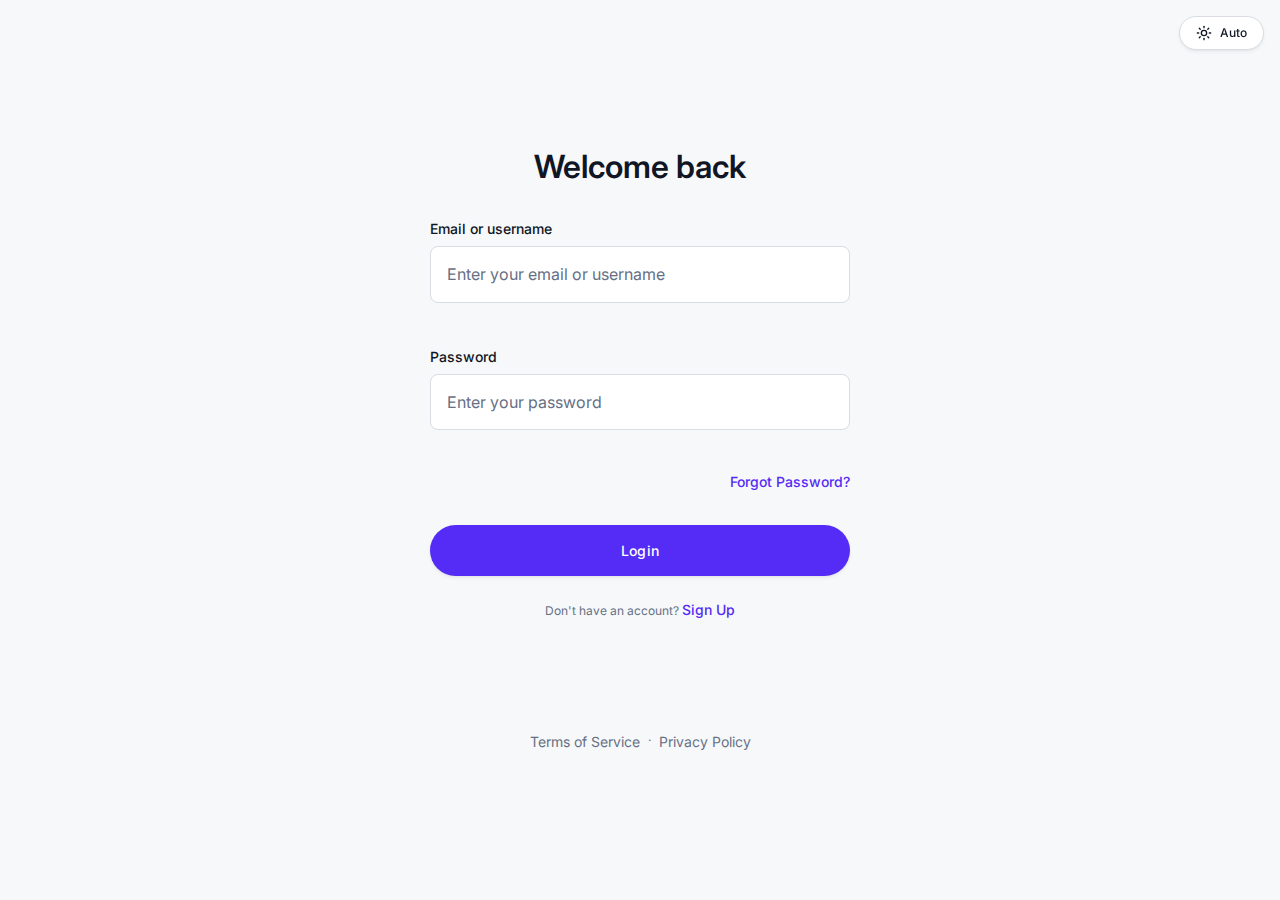
<file: auth-html-templates/index.html>
<!DOCTYPE html>
<html lang="en">
  <head>
    <meta charset="UTF-8" />
    <meta name="viewport" content="width=device-width, initial-scale=1" />
    <title>Login • resqnet</title>
    <link rel="preconnect" href="https://fonts.googleapis.com" />
    <link rel="preconnect" href="https://fonts.gstatic.com" crossorigin />
    <link
      href="https://fonts.googleapis.com/css2?family=Inter:wght@400;500;600;700&display=swap"
      rel="stylesheet"
    />
    <link rel="stylesheet" href="styles/app.css" />
    <script src="scripts/vendor/lucide.js"></script>
  </head>
  <body class="u-bg-surface">
    <button
      type="button"
      class="c-theme-toggle js-theme-toggle"
      aria-pressed="false"
      aria-label="Toggle dark mode"
    >
      <span class="c-theme-toggle__icon" aria-hidden="true"><i data-lucide="moon"></i></span>
      <span class="c-theme-toggle__label">Dark</span>
    </button>
    <main class="o-center">
      <section class="c-auth" aria-labelledby="auth-title">
        <h1 class="c-auth__title" id="auth-title">Welcome back</h1>
        <form class="c-auth__form js-auth-form" novalidate>
          <div class="c-field">
            <label for="email" class="c-field__label">Email or username</label>
            <input
              type="text"
              id="email"
              name="email"
              autocomplete="username"
              class="c-field__input"
              placeholder="Enter your email or username"
              required
            />
            <p
              class="c-field__error"
              data-error-for="email"
              aria-live="polite"
            ></p>
          </div>
          <div class="c-field">
            <label for="password" class="c-field__label">Password</label>
            <input
              type="password"
              id="password"
              name="password"
              autocomplete="current-password"
              class="c-field__input"
              placeholder="Enter your password"
              required
              minlength="6"
            />
            <p
              class="c-field__error"
              data-error-for="password"
              aria-live="polite"
            ></p>
          </div>
          <div class="c-auth__meta">
            <a href="forgot-password.html" class="c-link">Forgot Password?</a>
          </div>
          <button type="submit" class="c-btn c-btn--primary c-auth__submit">
            Login
          </button>
        </form>
        <div class="c-auth__switch">
          Don't have an account?
          <a class="c-link" href="signup.html">Sign Up</a>
        </div>
        <footer class="c-auth__legal">
          <a href="#" class="c-link c-link--muted">Terms of Service</a>
          <span aria-hidden="true">·</span>
          <a href="#" class="c-link c-link--muted">Privacy Policy</a>
        </footer>
      </section>
    </main>
    <script src="scripts/app.js"></script>
    <script>
      document.querySelector(".js-auth-form").classList.add("js-validate");
    </script>
  </body>
</html>
</file>
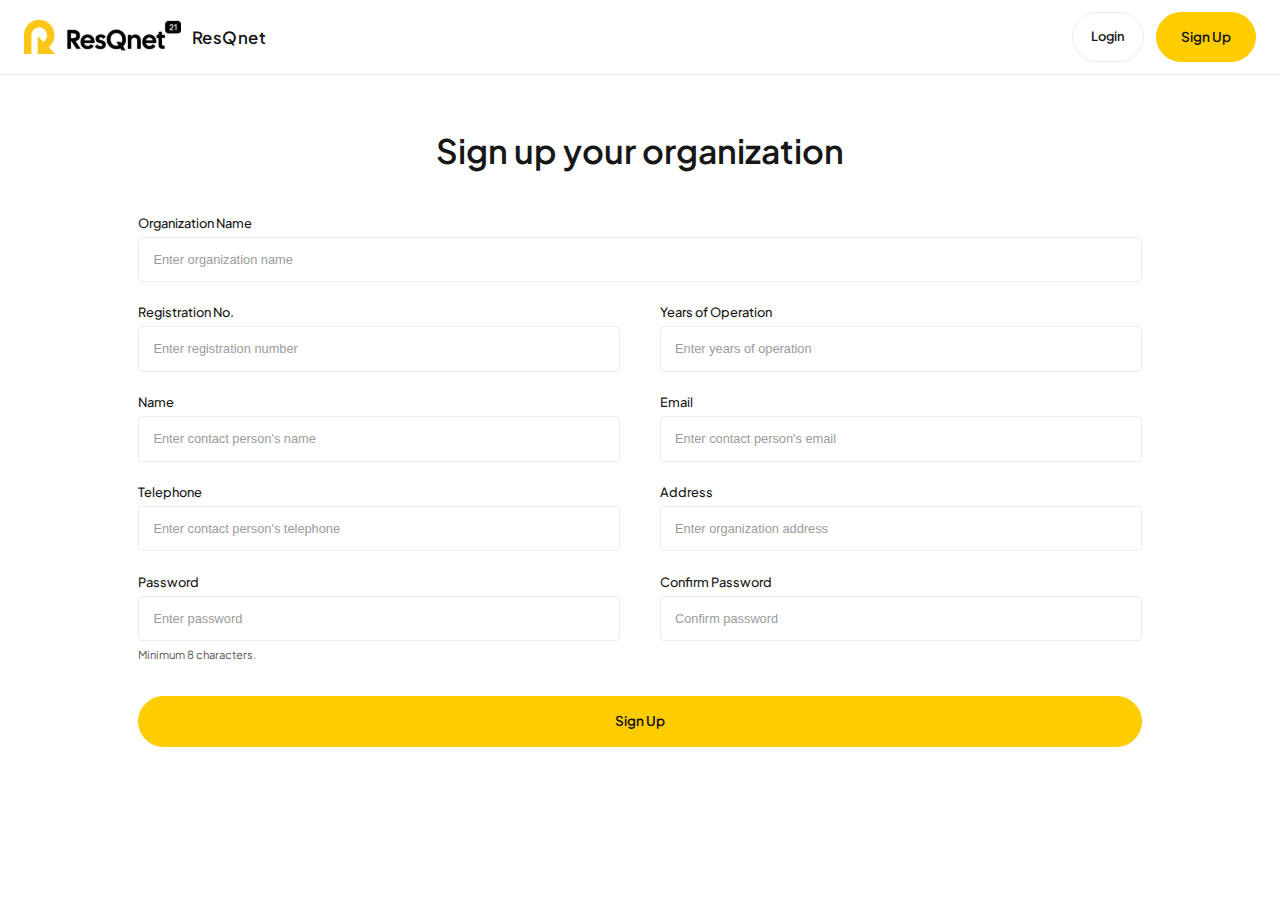
<file: auth-html-template/ngo-signup.html>
<!DOCTYPE html>
<html lang="en">
  <head>
    <meta charset="UTF-8" />
    <meta name="viewport" content="width=device-width, initial-scale=1.0" />
    <title>ResQnet - Organization Signup</title>
    <link rel="stylesheet" href="./styles/core.css" />
    <link rel="preconnect" href="https://fonts.googleapis.com" />
    <link rel="preconnect" href="https://fonts.gstatic.com" crossorigin />
    <link href="https://fonts.googleapis.com/css2?family=Plus+Jakarta+Sans:wght@400;500;600;700&display=swap" rel="stylesheet" />
    <style>
      body { background:#fff; }
      .site-header { position:sticky; top:0; z-index:40; }
      .auth-actions { margin-left:auto; display:flex; gap:.75rem; }
      .main-wrapper { max-width:1080px; margin:0 auto; padding:3.5rem clamp(1rem,3vw,2.5rem) 4rem; }
      h1 { text-align:center; margin:0 0 2.8rem; font-size:clamp(1.9rem,3vw,2.1rem); }
      form.org-form { display:flex; flex-direction:column; gap:2.2rem; }
      .grid { display:grid; grid-template-columns:repeat(auto-fit,minmax(340px,1fr)); gap:1.4rem 2.5rem; }
      .grid .wide { grid-column:1/-1; }
      .form-field { margin:0; display:flex; flex-direction:column; }
      .btn-primary { --btn-bg: var(--color-accent); --btn-border: var(--color-accent); width:100%; font-weight:600; padding:16px 24px; font-size:0.85rem; }
      .error { font-size:var(--font-size-xs); color:var(--color-danger); margin-top:6px; display:none; }
      @media (max-width:640px){ .grid { grid-template-columns:1fr; } }
    </style>
  </head>
  <body>
    <header class="site-header">
      <div class="site-header__inner">
        <a href="index.html" class="brand-inline">
          <img src="./assets/img/logo.svg" alt="ResQnet Logo" />
          <span>ResQnet</span>
        </a>
        <nav class="primary-nav" aria-label="Main"></nav>
        <div class="auth-actions">
          <button class="btn" type="button">Login</button>
          <button class="btn btn-primary" type="button">Sign Up</button>
        </div>
      </div>
    </header>

    <main class="main-wrapper" id="mainContent" tabindex="-1">
      <h1>Sign up your organization</h1>
      <form id="orgPublicSignupForm" class="org-form" novalidate>
        <div class="grid">
          <div class="form-field wide">
            <label for="orgName">Organization Name</label>
            <input class="input" id="orgName" name="orgName" placeholder="Enter organization name" required />
          </div>
          <div class="form-field">
            <label for="regNo">Registration No.</label>
            <input class="input" id="regNo" name="regNo" placeholder="Enter registration number" required />
          </div>
          <div class="form-field">
            <label for="years">Years of Operation</label>
            <input class="input" type="number" min="0" id="years" name="years" placeholder="Enter years of operation" />
          </div>
          <div class="form-field">
            <label for="contactPerson">Name</label>
            <input class="input" id="contactPerson" name="contactPerson" placeholder="Enter contact person's name" required />
          </div>
          <div class="form-field">
            <label for="email">Email</label>
            <input class="input" type="email" id="email" name="email" placeholder="Enter contact person's email" required />
          </div>
          <div class="form-field">
            <label for="telephone">Telephone</label>
            <input class="input" id="telephone" name="telephone" placeholder="Enter contact person's telephone" required />
          </div>
          <div class="form-field">
            <label for="address">Address</label>
            <input class="input" id="address" name="address" placeholder="Enter organization address" />
          </div>
          <div class="form-field">
            <label for="password">Password</label>
            <input class="input" type="password" id="password" name="password" placeholder="Enter password" minlength="8" required />
            <div class="form-help">Minimum 8 characters.</div>
          </div>
          <div class="form-field">
            <label for="confirmPassword">Confirm Password</label>
            <input class="input" type="password" id="confirmPassword" name="confirmPassword" placeholder="Confirm password" required />
            <div class="error" id="pwError">Passwords do not match.</div>
          </div>
        </div>
        <div>
          <button type="submit" class="btn btn-primary">Sign Up</button>
        </div>
      </form>
    </main>

    <script>
      const form = document.getElementById('orgPublicSignupForm');
      const pw = document.getElementById('password');
      const confirmPw = document.getElementById('confirmPassword');
      const pwError = document.getElementById('pwError');
      function checkMatch(){
        const mismatch = pw.value && confirmPw.value && pw.value !== confirmPw.value;
        pwError.style.display = mismatch ? 'block' : 'none';
        confirmPw.classList.toggle('is-invalid', mismatch);
        return !mismatch;
      }
      pw.addEventListener('input', checkMatch);
      confirmPw.addEventListener('input', checkMatch);
      form.addEventListener('submit', e => {
        e.preventDefault();
        if(!form.reportValidity() || !checkMatch()) return;
        const data = new FormData(form);
        const payload = Object.fromEntries(data.entries());
        delete payload.confirmPassword;
        console.log('Public org signup submitted', payload);
        alert('Organization signup submitted! (Console only)');
        form.reset();
        pwError.style.display='none';
      });
    </script>
  </body>
</html>
</file>
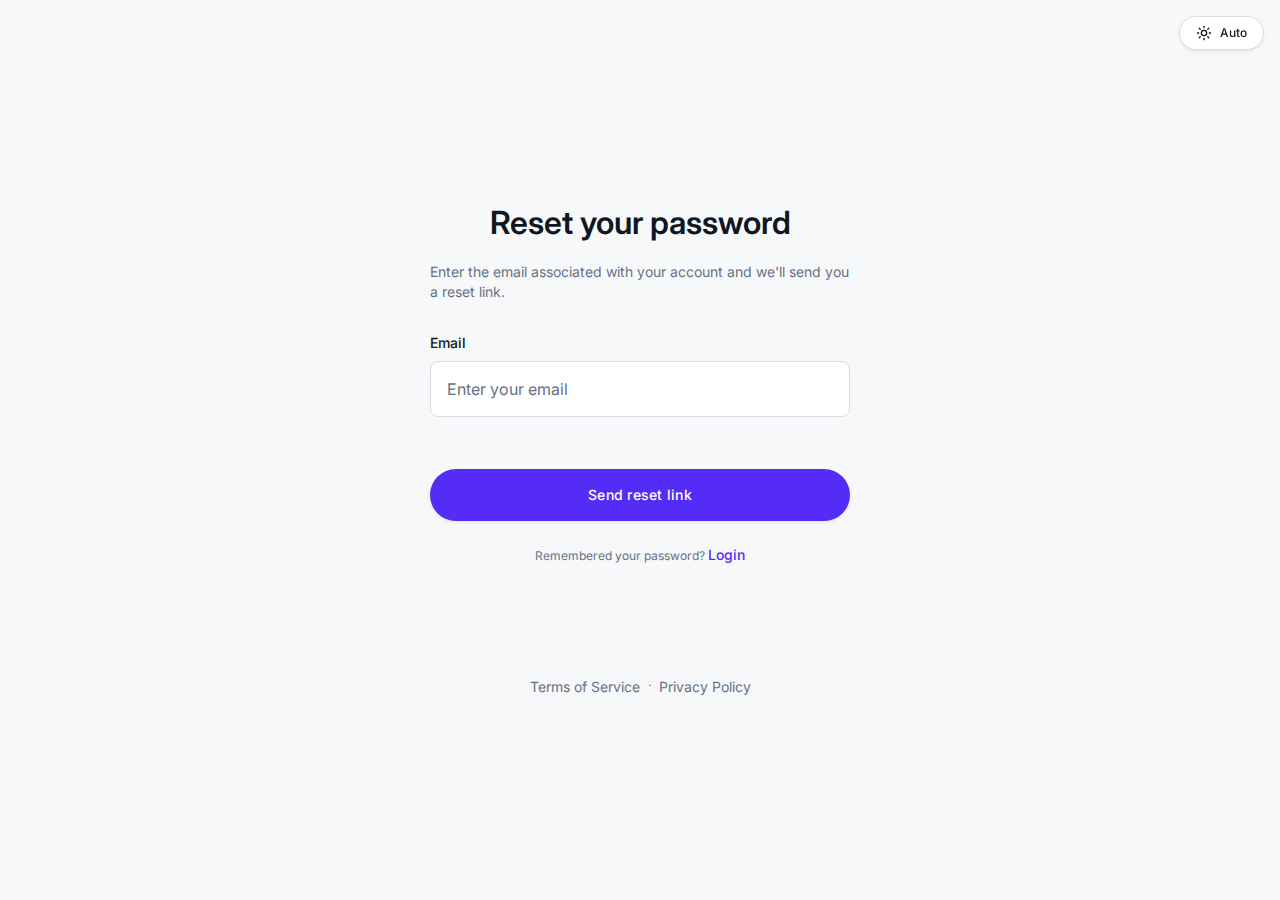
<file: auth-html-templates/forgot-password.html>
<!DOCTYPE html>
<html lang="en">
  <head>
    <meta charset="UTF-8" />
    <meta name="viewport" content="width=device-width, initial-scale=1" />
    <title>Forgot Password • resqnet</title>
    <link rel="preconnect" href="https://fonts.googleapis.com" />
    <link rel="preconnect" href="https://fonts.gstatic.com" crossorigin />
    <link
      href="https://fonts.googleapis.com/css2?family=Inter:wght@400;500;600;700&display=swap"
      rel="stylesheet"
    />
    <link rel="stylesheet" href="styles/app.css" />
    <script src="scripts/vendor/lucide.js"></script>
  </head>
  <body class="u-bg-surface">
    <button
      type="button"
      class="c-theme-toggle js-theme-toggle"
      aria-pressed="false"
      aria-label="Toggle dark mode"
    >
      <span class="c-theme-toggle__icon" aria-hidden="true"><i data-lucide="moon"></i></span>
      <span class="c-theme-toggle__label">Dark</span>
    </button>
    <main class="o-center">
      <section class="c-auth" aria-labelledby="fp-title">
        <h1 class="c-auth__title" id="fp-title">Reset your password</h1>
        <p
          class="u-text-muted"
          style="
            margin-top: -0.75rem;
            margin-bottom: var(--space-8);
            font-size: var(--fs-sm);
          "
        >
          Enter the email associated with your account and we'll send you a
          reset link.
        </p>
        <form class="c-auth__form js-forgot-form js-validate" novalidate>
          <div class="c-field">
            <label for="resetEmail" class="c-field__label">Email</label>
            <input
              type="email"
              id="resetEmail"
              name="email"
              class="c-field__input"
              placeholder="Enter your email"
              required
              autocomplete="email"
            />
            <p
              class="c-field__error"
              data-error-for="resetEmail"
              aria-live="polite"
            ></p>
          </div>
          <button type="submit" class="c-btn c-btn--primary c-auth__submit">
            Send reset link
          </button>
        </form>
        <div class="c-auth__switch">
          Remembered your password?
          <a class="c-link" href="index.html">Login</a>
        </div>
        <footer class="c-auth__legal">
          <a href="#" class="c-link c-link--muted">Terms of Service</a>
          <span aria-hidden="true">·</span>
          <a href="#" class="c-link c-link--muted">Privacy Policy</a>
        </footer>
      </section>
    </main>
    <script src="scripts/app.js"></script>
  </body>
</html>
</file>
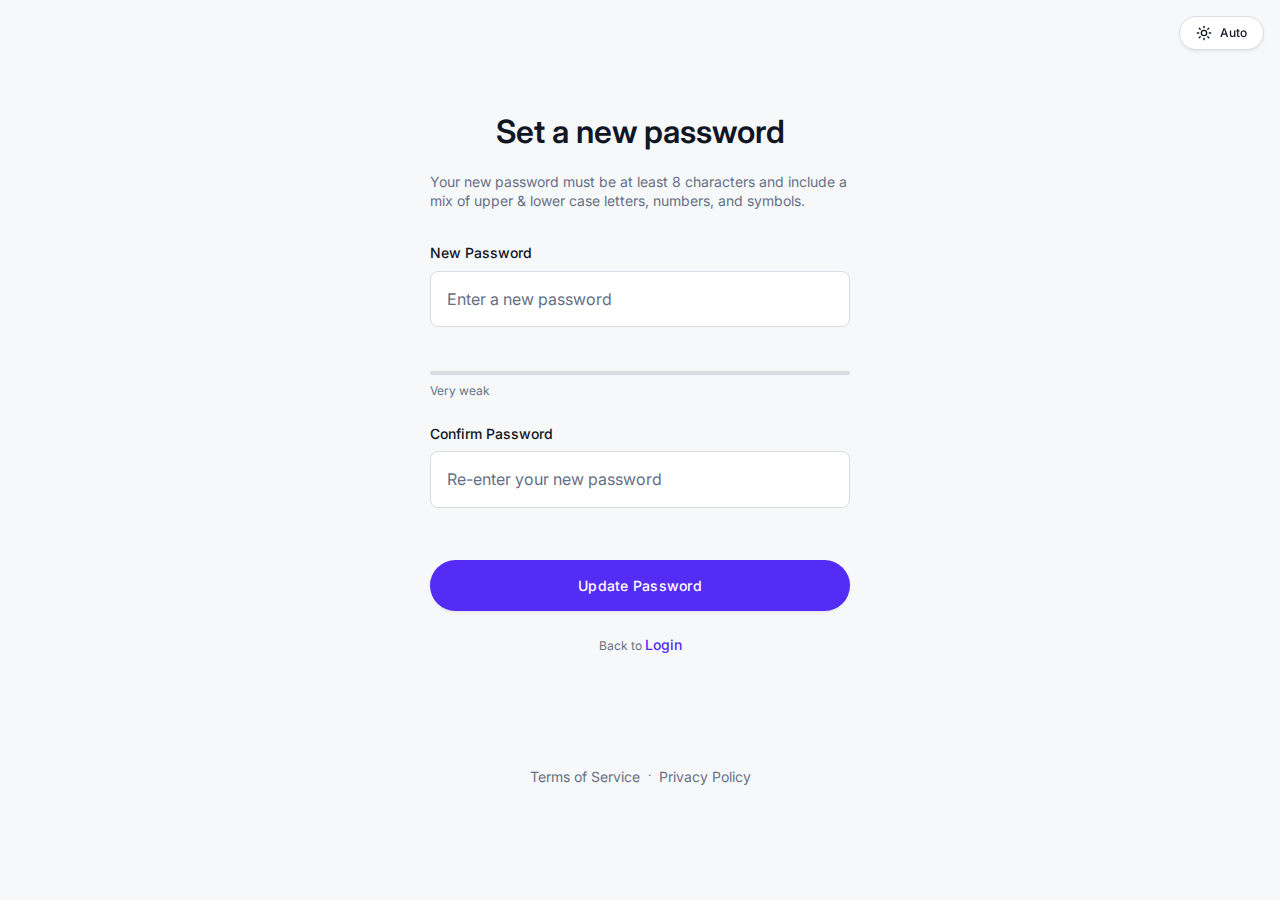
<file: auth-html-templates/reset-password.html>
<!DOCTYPE html>
<html lang="en">
  <head>
    <meta charset="UTF-8" />
    <meta name="viewport" content="width=device-width, initial-scale=1" />
    <title>Reset Password • resqnet</title>
    <link rel="preconnect" href="https://fonts.googleapis.com" />
    <link rel="preconnect" href="https://fonts.gstatic.com" crossorigin />
    <link
      href="https://fonts.googleapis.com/css2?family=Inter:wght@400;500;600;700&display=swap"
      rel="stylesheet"
    />
    <link rel="stylesheet" href="styles/app.css" />
    <script src="scripts/vendor/lucide.js"></script>
  </head>
  <body class="u-bg-surface">
    <button
      type="button"
      class="c-theme-toggle js-theme-toggle"
      aria-pressed="false"
      aria-label="Toggle dark mode"
    >
      <span class="c-theme-toggle__icon" aria-hidden="true"><i data-lucide="moon"></i></span>
      <span class="c-theme-toggle__label">Dark</span>
    </button>
    <main class="o-center">
      <section class="c-auth" aria-labelledby="rp-title">
        <h1 class="c-auth__title" id="rp-title">Set a new password</h1>
        <p
          class="u-text-muted"
          style="
            margin-top: -0.75rem;
            margin-bottom: var(--space-8);
            font-size: var(--fs-sm);
          "
        >
          Your new password must be at least 8 characters and include a mix of
          upper & lower case letters, numbers, and symbols.
        </p>
        <form class="c-auth__form js-reset-form js-validate" novalidate>
          <!-- Hidden reset token placeholder (replace value dynamically server-side) -->
          <input type="hidden" name="token" value="{{RESET_TOKEN}}" />
          <div class="c-field">
            <label for="newPassword" class="c-field__label">New Password</label>
            <input
              type="password"
              id="newPassword"
              name="password"
              class="c-field__input js-password"
              placeholder="Enter a new password"
              required
              minlength="8"
              autocomplete="new-password"
            />
            <p
              class="c-field__error"
              data-error-for="newPassword"
              aria-live="polite"
            ></p>
          </div>
          <div
            class="c-password-meter"
            id="resetPasswordStrength"
            data-strength="0"
            aria-live="polite"
            aria-label="Password strength"
          >
            <div class="c-password-meter__bar" aria-hidden="true"></div>
            <p class="c-password-meter__label js-password-strength-label">
              Very weak
            </p>
          </div>
          <div class="c-field">
            <label for="confirmNewPassword" class="c-field__label"
              >Confirm Password</label
            >
            <input
              type="password"
              id="confirmNewPassword"
              name="confirmPassword"
              class="c-field__input"
              placeholder="Re-enter your new password"
              required
              minlength="8"
              autocomplete="new-password"
            />
            <p
              class="c-field__error"
              data-error-for="confirmNewPassword"
              aria-live="polite"
            ></p>
          </div>
          <button type="submit" class="c-btn c-btn--primary c-auth__submit">
            Update Password
          </button>
        </form>
        <div class="c-auth__switch">
          Back to <a class="c-link" href="index.html">Login</a>
        </div>
        <footer class="c-auth__legal">
          <a href="#" class="c-link c-link--muted">Terms of Service</a>
          <span aria-hidden="true">·</span>
          <a href="#" class="c-link c-link--muted">Privacy Policy</a>
        </footer>
      </section>
    </main>
    <script src="scripts/app.js"></script>
    <script>
      // Init password strength meter
      resqnet.password.initPasswordMeter(
        "#newPassword",
        "#resetPasswordStrength"
      );
      const form = document.querySelector(".js-reset-form");
      form?.addEventListener("submit", (e) => {
        const pw = document.getElementById("newPassword");
        const cpw = document.getElementById("confirmNewPassword");
        if (pw && cpw && pw.value !== cpw.value) {
          e.preventDefault();
          const field = cpw.closest(".c-field");
          if (field) {
            field.classList.add("is-invalid");
            const err = field.querySelector(".c-field__error");
            if (err) err.textContent = "Passwords do not match";
          }
        }
      });
    </script>
  </body>
</html>
</file>
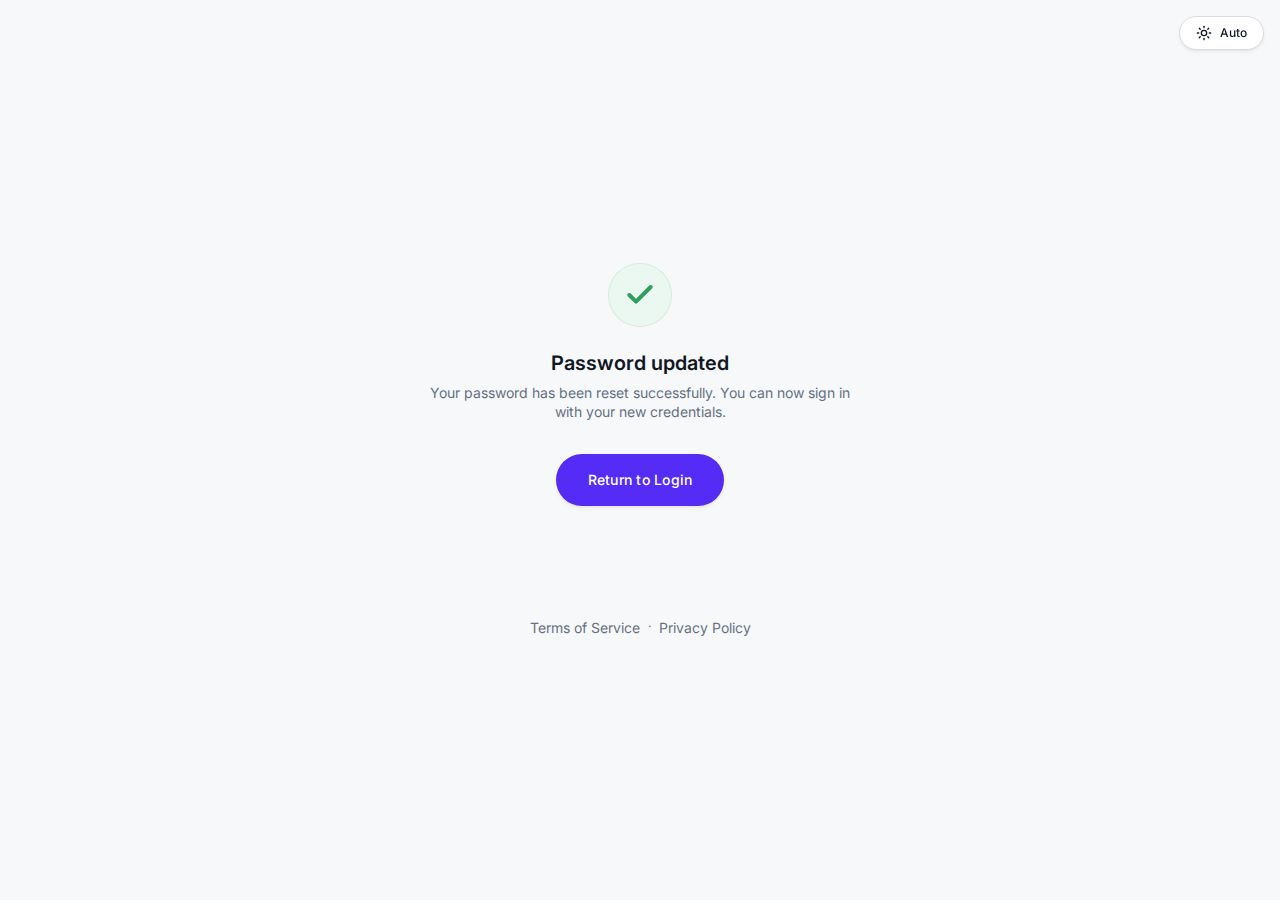
<file: auth-html-templates/reset-success.html>
<!DOCTYPE html>
<html lang="en">
  <head>
    <meta charset="UTF-8" />
    <meta name="viewport" content="width=device-width, initial-scale=1" />
    <title>Password Updated • resqnet</title>
    <link rel="preconnect" href="https://fonts.googleapis.com" />
    <link rel="preconnect" href="https://fonts.gstatic.com" crossorigin />
    <link
      href="https://fonts.googleapis.com/css2?family=Inter:wght@400;500;600;700&display=swap"
      rel="stylesheet"
    />
    <link rel="stylesheet" href="styles/app.css" />
    <script src="scripts/vendor/lucide.js"></script>
  </head>
  <body class="u-bg-surface">
    <button
      type="button"
      class="c-theme-toggle js-theme-toggle"
      aria-pressed="false"
      aria-label="Toggle dark mode"
    >
      <span class="c-theme-toggle__icon" aria-hidden="true"><i data-lucide="moon"></i></span>
      <span class="c-theme-toggle__label">Dark</span>
    </button>
    <main class="o-center">
      <section class="c-auth" aria-labelledby="success-title">
        <div class="c-state">
          <span class="c-state__icon" aria-hidden="true"><i data-lucide="check"></i></span>
          <div class="c-state__body">
            <h1 class="c-state__title" id="success-title">Password updated</h1>
            <p class="c-state__text">
              Your password has been reset successfully. You can now sign in with
              your new credentials.
            </p>
          </div>
          <a href="index.html" class="c-btn c-auth__submit">Return to Login</a>
        </div>
        <footer class="c-auth__legal">
          <a href="#" class="c-link c-link--muted">Terms of Service</a>
          <span aria-hidden="true">·</span>
          <a href="#" class="c-link c-link--muted">Privacy Policy</a>
        </footer>
      </section>
    </main>
    <script src="scripts/app.js"></script>
  </body>
</html>
</file>
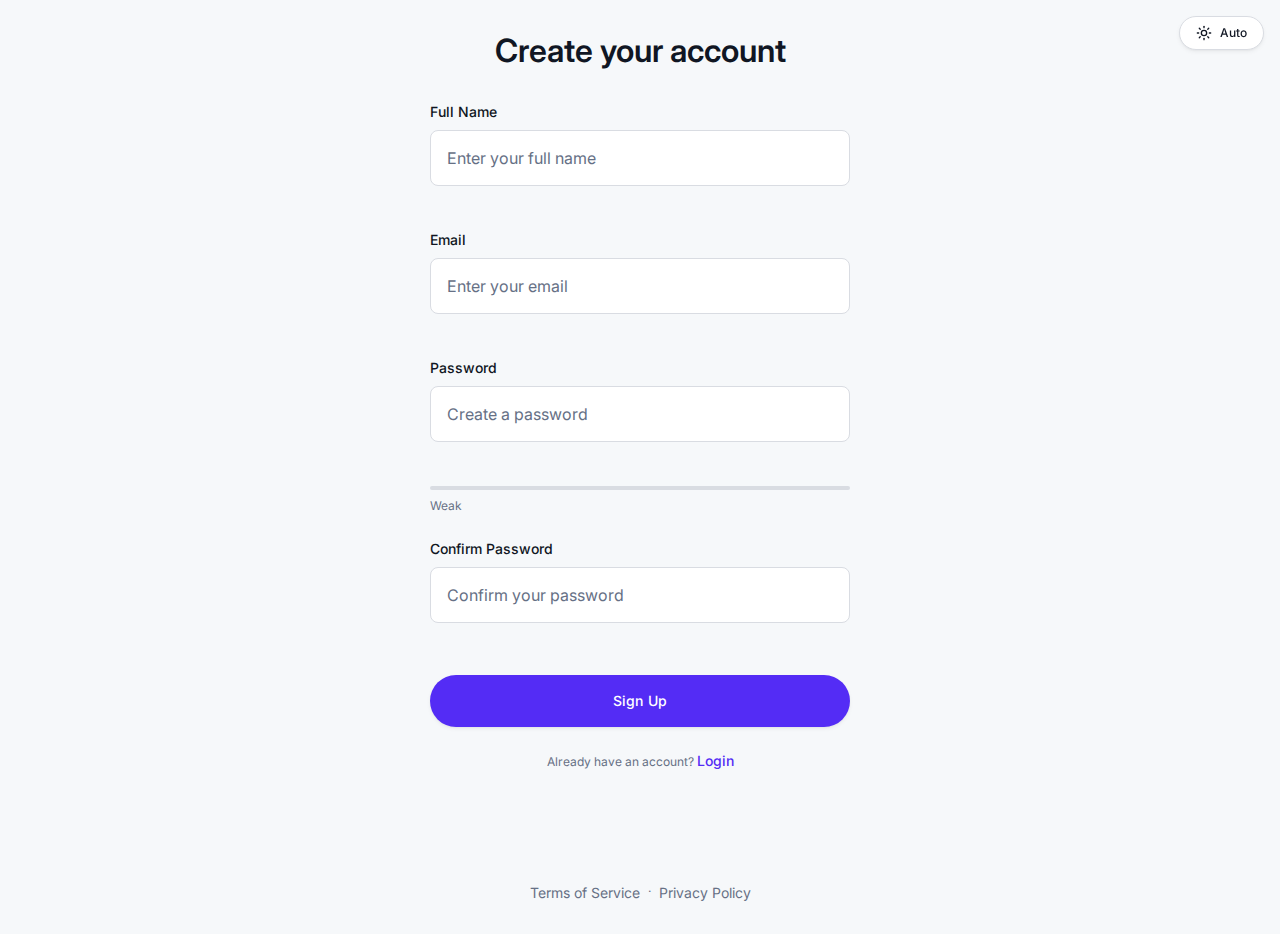
<file: auth-html-templates/signup.html>
<!DOCTYPE html>
<html lang="en">
  <head>
    <meta charset="UTF-8" />
    <meta name="viewport" content="width=device-width, initial-scale=1" />
    <title>Sign Up • resqnet</title>
    <link rel="preconnect" href="https://fonts.googleapis.com" />
    <link rel="preconnect" href="https://fonts.gstatic.com" crossorigin />
    <link
      href="https://fonts.googleapis.com/css2?family=Inter:wght@400;500;600;700&display=swap"
      rel="stylesheet"
    />
    <link rel="stylesheet" href="styles/app.css" />
    <script src="scripts/vendor/lucide.js"></script>
  </head>
  <body class="u-bg-surface">
    <button
      type="button"
      class="c-theme-toggle js-theme-toggle"
      aria-pressed="false"
      aria-label="Toggle dark mode"
    >
      <span class="c-theme-toggle__icon" aria-hidden="true"><i data-lucide="moon"></i></span>
      <span class="c-theme-toggle__label">Dark</span>
    </button>
    <main class="o-center">
      <section class="c-auth" aria-labelledby="signup-title">
        <h1 class="c-auth__title" id="signup-title">Create your account</h1>
        <form class="c-auth__form js-signup-form" novalidate>
          <div class="c-field">
            <label for="fullName" class="c-field__label">Full Name</label>
            <input
              type="text"
              id="fullName"
              name="fullName"
              class="c-field__input"
              placeholder="Enter your full name"
              required
            />
            <p
              class="c-field__error"
              data-error-for="fullName"
              aria-live="polite"
            ></p>
          </div>
          <div class="c-field">
            <label for="signupEmail" class="c-field__label">Email</label>
            <input
              type="email"
              id="signupEmail"
              name="email"
              class="c-field__input"
              placeholder="Enter your email"
              required
              autocomplete="email"
            />
            <p
              class="c-field__error"
              data-error-for="signupEmail"
              aria-live="polite"
            ></p>
          </div>
          <div class="c-field">
            <label for="signupPassword" class="c-field__label">Password</label>
            <input
              type="password"
              id="signupPassword"
              name="password"
              class="c-field__input js-password"
              placeholder="Create a password"
              required
              minlength="8"
              autocomplete="new-password"
            />
            <p
              class="c-field__error"
              data-error-for="signupPassword"
              aria-live="polite"
            ></p>
          </div>
          <div
            class="c-password-meter"
            id="passwordStrength"
            data-strength="0"
            aria-live="polite"
            aria-label="Password strength"
          >
            <div class="c-password-meter__bar" aria-hidden="true"></div>
            <p class="c-password-meter__label js-password-strength-label">
              Weak
            </p>
          </div>
          <div class="c-field">
            <label for="confirmPassword" class="c-field__label"
              >Confirm Password</label
            >
            <input
              type="password"
              id="confirmPassword"
              name="confirmPassword"
              class="c-field__input"
              placeholder="Confirm your password"
              required
              minlength="8"
              autocomplete="new-password"
            />
            <p
              class="c-field__error"
              data-error-for="confirmPassword"
              aria-live="polite"
            ></p>
          </div>
          <button type="submit" class="c-btn c-btn--primary c-auth__submit">
            Sign Up
          </button>
        </form>
        <div class="c-auth__switch">
          Already have an account? <a class="c-link" href="index.html">Login</a>
        </div>
        <footer class="c-auth__legal">
          <a href="#" class="c-link c-link--muted">Terms of Service</a>
          <span aria-hidden="true">·</span>
          <a href="#" class="c-link c-link--muted">Privacy Policy</a>
        </footer>
      </section>
    </main>
    <script src="scripts/app.js"></script>
    <script>
      const signupForm = document.querySelector(".js-signup-form");
      if (signupForm) {
        signupForm.classList.add("js-validate");
      }
      resqnet.password.initPasswordMeter(
        "#signupPassword",
        "#passwordStrength"
      );
      // custom confirm password check
      signupForm?.addEventListener("submit", (e) => {
        const pw = document.getElementById("signupPassword");
        const cpw = document.getElementById("confirmPassword");
        if (pw && cpw && pw.value !== cpw.value) {
          e.preventDefault();
          const field = cpw.closest(".c-field");
          if (field) {
            field.classList.add("is-invalid");
            const err = field.querySelector(".c-field__error");
            if (err) err.textContent = "Passwords do not match";
          }
        }
      });
    </script>
  </body>
</html>
</file>
<file: auth-html-templates/styles/app.css>
/*
  Architecture: Modified ITCSS + BEM + Utility helpers
  Layers order (low specificity to high):
  1. Settings (design tokens)
  2. Tools (mixins, functions) – skipped (plain CSS project)
  3. Generic (normalize/reset, base helpers)
  4. Elements (unstyled element defaults)
  5. Objects (structural patterns, layout)
  6. Components (styled, specific UI parts)
  7. Utilities (helpers, can override anything; end of cascade)
*/

/* ================== 1. SETTINGS (tokens) ================== */
:root {
  --color-brand: #542cf5;
  --color-brand-hover: #4723d6;
  --color-brand-active: #3b1db4;
  --color-success: #2f9d5b;
  --color-success-soft: #ebf8f1;
  --color-text: #101623;
  --color-text-muted: #667085;
  --color-border: #d9dce2;
  --color-danger: #d92c20;
  --color-surface: #f6f8fa;
  --color-white: #ffffff;
  --radius-sm: 4px;
  --radius-md: 8px;
  --radius-pill: 1000px;
  --font-sans: "Inter", system-ui, -apple-system, BlinkMacSystemFont, "Segoe UI",
    Roboto, Oxygen, Ubuntu, Cantarell, "Fira Sans", "Droid Sans",
    "Helvetica Neue", Arial, sans-serif;
  --shadow-focus: 0 0 0 3px rgba(84, 44, 245, 0.35);
  --shadow-elev-1: 0 1px 2px rgba(0, 0, 0, 0.04), 0 2px 4px rgba(0, 0, 0, 0.05);
  --fs-xs: 0.75rem;
  --fs-sm: 0.875rem;
  --fs-base: 1rem;
  --fs-lg: 1.25rem;
  --fw-regular: 400;
  --fw-medium: 500;
  --fw-semibold: 600;
  --fw-bold: 700;
  --space-1: 0.25rem;
  --space-2: 0.5rem;
  --space-3: 0.75rem;
  --space-4: 1rem;
  --space-5: 1.25rem;
  --space-6: 1.5rem;
  --space-8: 2rem;
  --space-10: 2.5rem;
  --max-content-width: 640px;
  --max-auth-width: 420px;
  --transition-base: 150ms cubic-bezier(0.4, 0, 0.2, 1);
  color-scheme: light;
  transition: background-color var(--transition-base),
    color var(--transition-base);
}

/* Dark mode scaffold */
@media (prefers-color-scheme: dark) {
  :root:not([data-theme="light"]) {
    /* auto dark if user hasn't explicitly chosen light */
    --color-text: #f3f4f6;
    --color-text-muted: #98a2b3;
    --color-border: #2e3440;
    --color-surface: #0d1117;
    --color-white: #1b1f24;
    --color-success: #2f9d5b;
    --color-success-soft: rgba(47, 157, 91, 0.2);
    --shadow-focus: 0 0 0 3px rgba(126, 103, 255, 0.5);
    color-scheme: dark;
  }
}

/* Explicit dark mode (attribute wins over media) */
:root[data-theme="dark"] {
  --color-text: #f3f4f6;
  --color-text-muted: #98a2b3;
  --color-border: #2e3440;
  --color-success: #2f9d5b;
  --color-success-soft: rgba(47, 157, 91, 0.2);
  --color-white: #1b1f24;
  --shadow-focus: 0 0 0 3px rgba(126, 103, 255, 0.5);
  color-scheme: dark;
}

/* ================== 3. GENERIC ================== */
* {
  box-sizing: border-box;
}
html,
body {
  height: 100%;
}
body {
  margin: 0;
  font-family: var(--font-sans);
  font-size: var(--fs-base);
  line-height: 1.4;
  -webkit-font-smoothing: antialiased;
  color: var(--color-text);
}
img,
svg {
  max-width: 100%;
  display: block;
}
button,
input {
  font: inherit;
}

/* Remove default form styles (minimal) */
input {
  border: none;
  background: none;
}

/* ================== 4. ELEMENTS ================== */
h1,
h2,
h3,
h4 {
  font-weight: var(--fw-semibold);
  line-height: 1.2;
  margin: 0 0 var(--space-6);
}
p {
  margin: 0 0 var(--space-4);
}
a {
  color: var(--color-brand);
  text-decoration: none;
}
a:hover {
  text-decoration: underline;
}

/* ================== 5. OBJECTS ================== */
.o-center {
  min-height: 100dvh;
  display: flex;
  justify-content: center;
  align-items: center;
  padding: var(--space-8) var(--space-4);
}

/* ================== 6. COMPONENTS ================== */
.c-auth {
  width: 100%;
  max-width: var(--max-auth-width);
  margin-inline: auto;
}
.c-auth__title {
  font-size: 2rem;
  text-align: center;
  margin-bottom: var(--space-8);
}
.c-auth__form {
  display: flex;
  flex-direction: column;
  gap: var(--space-6);
}
.c-auth__meta {
  text-align: right;
  margin-top: -0.25rem;
}
.c-auth__submit {
  margin-top: var(--space-2);
}
.c-auth__legal {
  margin-top: min(18vh, 7rem);
  font-size: var(--fs-xs);
  text-align: center;
  display: flex;
  gap: var(--space-2);
  justify-content: center;
  color: var(--color-text-muted);
}

.c-auth__switch {
  margin-top: var(--space-6);
  font-size: var(--fs-xs);
  text-align: center;
  color: var(--color-text-muted);
}
.c-auth__switch a {
  font-weight: var(--fw-medium);
}

/* Theme toggle */
.c-theme-toggle {
  position: fixed;
  top: var(--space-4);
  right: var(--space-4);
  border: 1px solid var(--color-border);
  background: var(--color-white);
  padding: var(--space-2) var(--space-4);
  border-radius: var(--radius-pill);
  display: inline-flex;
  align-items: center;
  gap: var(--space-2);
  cursor: pointer;
  font-size: var(--fs-xs);
  font-weight: var(--fw-medium);
  color: var(--color-text);
  box-shadow: var(--shadow-elev-1);
  transition: background-color var(--transition-base),
    border-color var(--transition-base), color var(--transition-base);
}
.c-theme-toggle:hover {
  background: var(--color-surface);
}
.c-theme-toggle:focus-visible {
  outline: none;
  box-shadow: var(--shadow-focus);
}
.c-theme-toggle__icon {
  width: 1rem;
  height: 1rem;
  display: block;
}
.c-theme-toggle__icon svg {
  width: 100%;
  height: 100%;
  display: block;
}
.c-theme-toggle__label {
  line-height: 1;
}

.c-field {
  display: flex;
  flex-direction: column;
  gap: var(--space-2);
}
.c-field__label {
  font-size: var(--fs-sm);
  font-weight: var(--fw-medium);
}
.c-field__input {
  padding: var(--space-4) var(--space-4);
  border: 1px solid var(--color-border);
  border-radius: var(--radius-md);
  background: var(--color-white);
  color: var(--color-text);
  transition: border-color var(--transition-base),
    box-shadow var(--transition-base), background-color var(--transition-base);
}
.c-field__input::placeholder {
  color: var(--color-text-muted);
}
.c-field__input:focus {
  outline: none;
  border-color: var(--color-brand);
  box-shadow: var(--shadow-focus);
}
.c-field.is-invalid .c-field__input {
  border-color: var(--color-danger);
}
.c-field__error {
  min-height: 1em;
  font-size: var(--fs-xs);
  color: var(--color-danger);
  margin: 0;
}

.c-btn {
  --_bg: var(--color-brand);
  --_bg-hover: var(--color-brand-hover);
  --_bg-active: var(--color-brand-active);
  --_color: #ffffff;
  cursor: pointer;
  padding: var(--space-4) var(--space-8);
  border: none;
  border-radius: var(--radius-pill);
  font-weight: var(--fw-medium);
  font-size: var(--fs-sm);
  letter-spacing: 0.25px;
  display: inline-flex;
  justify-content: center;
  align-items: center;
  gap: var(--space-2);
  background: var(--_bg);
  color: var(--_color);
  box-shadow: var(--shadow-elev-1);
  transition: background-color var(--transition-base),
    transform var(--transition-base), box-shadow var(--transition-base);
}
.c-btn:hover {
  background: var(--_bg-hover);
  text-decoration: none;
}
.c-btn:active {
  background: var(--_bg-active);
  transform: translateY(1px);
}
.c-btn:focus-visible {
  outline: none;
  box-shadow: var(--shadow-focus);
}
.c-btn:disabled {
  opacity: 0.6;
  cursor: not-allowed;
}

.c-link {
  font-size: var(--fs-sm);
  font-weight: var(--fw-medium);
}
.c-link--muted {
  color: var(--color-text-muted);
  font-weight: var(--fw-regular);
}
.c-link--muted:hover {
  color: var(--color-text);
}

/* Password strength meter */
.c-password-meter {
  display: flex;
  flex-direction: column;
  gap: var(--space-2);
}
.c-password-meter__bar {
  position: relative;
  height: 4px;
  border-radius: var(--radius-pill);
  background: var(--color-border);
  overflow: hidden;
}
.c-password-meter__bar::before {
  content: "";
  position: absolute;
  inset: 0;
  width: var(--meter-pct, 0%);
  background: linear-gradient(
    90deg,
    var(--color-brand),
    var(--color-brand-hover)
  );
  transition: width var(--transition-base);
}
.c-password-meter__label {
  font-size: var(--fs-xs);
  margin: 0;
  color: var(--color-text-muted);
}
.c-password-meter[data-strength="0"] .c-password-meter__bar::before {
  background: var(--color-border);
}
.c-password-meter[data-strength="1"] .c-password-meter__bar::before {
  background: #6d4aff;
}
.c-password-meter[data-strength="2"] .c-password-meter__bar::before {
  background: #542cf5;
}
.c-password-meter[data-strength="3"] .c-password-meter__bar::before {
  background: #2f9d5b;
}
.c-password-meter[data-strength="4"] .c-password-meter__bar::before {
  background: #14804a;
}

.c-state {
  display: flex;
  flex-direction: column;
  align-items: center;
  text-align: center;
  gap: var(--space-6);
}
.c-state__icon {
  width: 64px;
  height: 64px;
  border-radius: 50%;
  display: grid;
  place-items: center;
  background: var(--color-success-soft);
  color: var(--color-success);
  font-size: 2rem;
  box-shadow: inset 0 0 0 1px rgba(47, 157, 91, 0.12);
}
.c-state__icon svg {
  width: 2rem;
  height: 2rem;
  stroke-width: 3;
}
.c-state__body {
  display: flex;
  flex-direction: column;
  gap: var(--space-2);
}
.c-state__title {
  margin: 0;
  font-size: var(--fs-lg);
  font-weight: var(--fw-semibold);
}
.c-state__text {
  margin: 0;
  font-size: var(--fs-sm);
  color: var(--color-text-muted);
}

/* ================== 7. UTILITIES ================== */
.u-bg-surface {
  background: var(--color-surface);
}
.u-sr-only {
  position: absolute;
  width: 1px;
  height: 1px;
  margin: -1px;
  overflow: hidden;
  clip: rect(0 0 0 0);
  border: 0;
}

.u-text-muted {
  color: var(--color-text-muted) !important;
}

/* Responsive tweaks */
@media (max-width: 480px) {
  .c-auth__title {
    font-size: 1.75rem;
  }
  .c-btn {
    width: 100%;
  }
}
</file>
<file: auth-html-template/styles/core.css>
/* Core shared tokens & base styles */
/* 1. CSS Reset (lightweight) */
*,
*::before,
*::after {
  box-sizing: border-box;
}
html,
body {
  margin: 0;
  padding: 0;
}
body {
  font-family: var(--font-family-base);
  font-feature-settings: "liga" 1, "calt" 0;
  font-synthesis: none;
  -webkit-font-smoothing: antialiased;
  color: var(--color-text);
  background: var(--color-app-bg);
}

/* 2. Design Tokens */
:root {
  /* Colors */
  --color-app-bg: #ffffff;
  --color-surface: #ffffff;
  --color-surface-alt: #f7f7f7;
  --color-surface-alt-2: #f4f4f4;
  /* Alias for legacy dashboard hover surface */
  --color-hover-surface: var(--color-surface-alt-2);
  --color-border: #ececec;
  --color-border-strong: #d9d9d9;
  --color-text: #171717;
  --color-text-subtle: #555555;
  --color-accent: #ffcc00;
  --color-accent-hover: #f2bc00;
  --color-danger: #d7302f;
  --color-focus-ring: rgba(255, 204, 0, 0.55);

  /* Radii */
  --radius-xs: 3px;
  --radius-sm: 4px;
  --radius-md: 8px;
  --radius-lg: 16px;
  --radius-pill: 999px;

  /* Shadows */
  --shadow-sm: 0 1px 2px rgba(0, 0, 0, 0.04), 0 0 0 1px rgba(0, 0, 0, 0.04);
  --shadow-md: 0 4px 12px rgba(0, 0, 0, 0.08);
  --shadow-focus: 0 0 0 3px var(--color-focus-ring);

  /* Typography scale */
  --font-size-xs: 0.7rem;
  --font-size-sm: 0.8rem;
  --font-size-base: 0.9rem;
  --font-size-lg: 1.05rem;
  --font-size-xl: 1.75rem;

  /* Spacing */
  --space-1: 4px;
  --space-2: 8px;
  --space-3: 12px;
  --space-4: 16px;
  --space-5: 20px;
  --space-6: 24px;
  --space-8: 32px;

  /* Layout (site-wide readable max width) */
  --layout-max-width: 880px;

  /* Fonts */
  --font-family-base: "Plus Jakarta Sans", system-ui, -apple-system,
    BlinkMacSystemFont, "Segoe UI", Roboto, "Helvetica Neue", Arial, sans-serif;

  /* Transitions */
  --transition-fast: 120ms ease;
  --transition: 150ms ease;
}

/* 3. Utility classes */
.hidden {
  display: none !important;
}
.sr-only {
  position: absolute;
  width: 1px;
  height: 1px;
  padding: 0;
  margin: -1px;
  overflow: hidden;
  clip: rect(0 0 0 0);
  white-space: nowrap;
  border: 0;
}
.text-center {
  text-align: center;
}
.mt-0 {
  margin-top: 0 !important;
}
.mb-0 {
  margin-bottom: 0 !important;
}
.mb-2 {
  margin-bottom: var(--space-2) !important;
}
.mb-3 {
  margin-bottom: var(--space-3) !important;
}
.mb-4 {
  margin-bottom: var(--space-4) !important;
}
.mt-4 {
  margin-top: var(--space-4) !important;
}
.full-width {
  width: 100%;
}
.max-w-sm {
  max-width: 460px;
}

/* 4. Form primitives */
label {
  display: inline-block;
  font-size: var(--font-size-sm);
  font-weight: 500;
  margin-bottom: 6px;
  color: var(--color-text);
}
.input {
  width: 100%;
  padding: 14px 14px;
  font-size: var(--font-size-sm);
  border: 1px solid var(--color-border);
  border-radius: var(--radius-sm);
  background: var(--color-surface);
  color: var(--color-text);
  line-height: 1.2;
  transition: border-color var(--transition-fast),
    background-color var(--transition-fast), box-shadow var(--transition-fast);
}
.input::placeholder {
  color: #9b9b9b;
  font-weight: 400;
}
.input:hover {
  background: var(--color-surface-alt-2);
}
.input:focus {
  outline: none;
  border-color: var(--color-accent);
  box-shadow: var(--shadow-focus);
}
.input.is-invalid {
  border-color: var(--color-danger);
}

.form-field {
  margin-bottom: var(--space-5);
}
.form-help {
  font-size: var(--font-size-xs);
  color: var(--color-text-subtle);
  margin-top: 6px;
}

/* 5. Buttons */
.btn {
  --btn-bg: var(--color-surface);
  --btn-color: var(--color-text);
  --btn-border: var(--color-border);
  appearance: none;
  border: 1px solid var(--btn-border);
  background: var(--btn-bg);
  color: var(--btn-color);
  padding: 12px 18px;
  font-size: var(--font-size-sm);
  font-weight: 600;
  font-family: var(--font-family-base);
  border-radius: var(--radius-pill);
  cursor: pointer;
  line-height: 1.2;
  display: inline-flex;
  align-items: center;
  justify-content: center;
  gap: 0.5rem;
  transition: background-color var(--transition-fast),
    border-color var(--transition-fast), color var(--transition-fast),
    box-shadow var(--transition-fast);
}
.btn:hover {
  background: var(--color-surface-alt-2);
}
.btn:focus {
  outline: none;
  box-shadow: var(--shadow-focus);
}
.btn:active {
  transform: translateY(1px);
}
.btn-primary {
  --btn-bg: var(--color-accent);
  --btn-color: #151515;
  --btn-border: var(--color-accent);
}
.btn-primary:hover {
  --btn-bg: var(--color-accent-hover);
}
.btn-block {
  width: 100%;
}
.btn-disabled,
.btn:disabled {
  opacity: 0.55;
  cursor: not-allowed;
  transform: none;
}

/* 6. Links */
a {
  color: inherit;
  text-decoration: none;
}
a.underline-link {
  text-decoration: none;
  position: relative;
}
a.underline-link::after {
  content: "";
  position: absolute;
  left: 0;
  bottom: -1px;
  height: 1px;
  width: 100%;
  background: currentColor;
  opacity: 0.4;
  transition: opacity var(--transition-fast);
}
a.underline-link:hover::after {
  opacity: 0.9;
}

/* 7. Layout helpers */
.container {
  width: 100%;
  margin: 0 auto;
  padding: 0 var(--space-4);
}
@media (min-width: 640px) {
  .container {
    padding: 0 var(--space-6);
  }
}

.center-grid {
  display: grid;
  place-items: center;
  min-height: 100dvh;
  padding: clamp(2rem, 6vh, 5rem) var(--space-4);
}

/* 8. Card / panel */
.panel {
  background: var(--color-surface);
  border: 1px solid var(--color-border);
  border-radius: var(--radius-md);
  padding: clamp(1.5rem, 2.8vw, 2.25rem);
  box-shadow: var(--shadow-sm);
}

/* 9. Headings */
.h1,
h1 {
  font-size: clamp(1.65rem, 2.4vw, 2rem);
  line-height: 1.15;
  font-weight: 600;
  margin: 0 0 var(--space-6);
}

/* 10. Global site header */
.site-header {
  width: 100%;
  background: var(--color-app-bg);
  border-bottom: 1px solid var(--color-border);
}
.site-header__inner {
  margin: 0 auto;
  display: flex;
  align-items: center;
  gap: clamp(1rem, 3vw, 3rem);
  padding: var(--space-3) var(--space-4);
}
@media (min-width: 640px) {
  .site-header__inner {
    padding: var(--space-3) var(--space-6);
  }
}
.brand-inline {
  display: inline-flex;
  align-items: center;
  gap: 0.65rem;
  font-weight: 600;
  font-size: 1.05rem;
  letter-spacing: 0.5px;
  text-decoration: none;
  color: inherit;
}
.brand-inline img {
  height: 34px;
  width: auto;
  display: block;
}

.primary-nav {
  margin-left: auto; /* push nav (and its items) toward action buttons side */
}
.primary-nav ul {
  list-style: none;
  margin: 0;
  padding: 0;
  display: flex;
  gap: clamp(1.1rem, 2.5vw, 2.25rem);
  align-items: center;
}
.primary-nav a {
  position: relative;
  display: inline-block;
  font-size: var(--font-size-sm);
  font-weight: 500;
  padding: 0.75rem 0.25rem;
  text-decoration: none;
  color: var(--color-text);
}
.primary-nav a::after {
  content: "";
  position: absolute;
  left: 0;
  right: 0;
  bottom: 0.4rem;
  height: 2px;
  background: var(--color-accent);
  opacity: 0;
  transition: opacity var(--transition-fast), transform var(--transition-fast);
  transform: scaleX(0.5);
}
.primary-nav a:hover::after,
.primary-nav a:focus-visible::after,
.primary-nav a[aria-current="page"]::after {
  opacity: 1;
  transform: scaleX(1);
}

.header-actions {
  display: flex;
  gap: var(--space-3);
  align-items: center;
}
.header-actions .btn {
  padding: 10px 20px;
  font-weight: 600;
}

@media (max-width: 760px) {
  .primary-nav ul {
    overflow-x: auto;
    -webkit-overflow-scrolling: touch;
    scrollbar-width: none;
  }
  .primary-nav ul::-webkit-scrollbar {
    display: none;
  }
}

/* Dark theme removed (app is light-only). If dark mode needed later, reintroduce here. */
</file>
